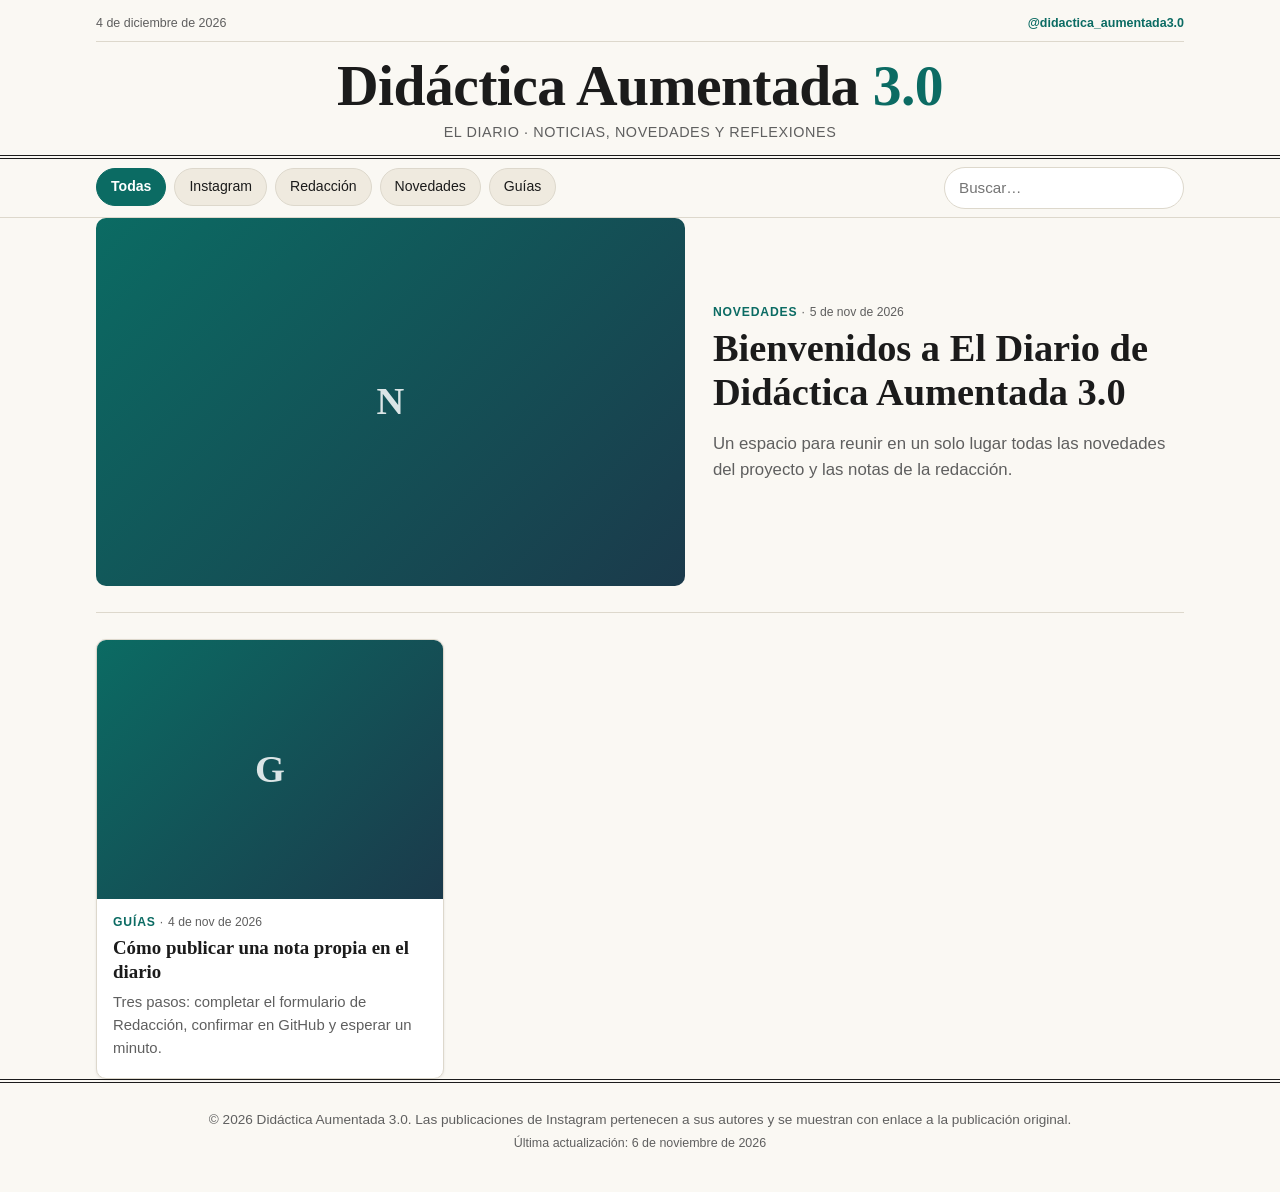
<file: index.html>
<!doctype html>
<html lang="es">
<head>
  <meta charset="utf-8">
  <meta name="viewport" content="width=device-width, initial-scale=1, viewport-fit=cover">
  <meta http-equiv="X-UA-Compatible" content="IE=edge">
  <title>Didáctica Aumentada 3.0 — El Diario</title>
  <meta name="description" content="Noticias de Didáctica Aumentada 3.0: publicaciones de Instagram y notas propias de la redacción.">
  <meta name="theme-color" content="#0b6b63">
  <meta property="og:type" content="website">
  <meta property="og:title" content="Didáctica Aumentada 3.0 — El Diario">
  <meta property="og:description" content="Todas las noticias de @didactica_aumentada3.0 y notas de la redacción.">
  <link rel="icon" href="data:image/svg+xml,%3Csvg xmlns='http://www.w3.org/2000/svg' viewBox='0 0 100 100'%3E%3Crect width='100' height='100' rx='18' fill='%230b6b63'/%3E%3Ctext x='50' y='68' font-size='58' text-anchor='middle' fill='white' font-family='Georgia,serif' font-weight='bold'%3EDA%3C/text%3E%3C/svg%3E">
  <link rel="stylesheet" href="css/style.css">
</head>
<body>
  <a class="skip" href="#app">Saltar al contenido</a>

  <header class="masthead">
    <div class="wrap">
      <div class="masthead-top">
        <span id="today" class="today"></span>
        <a class="ig-link" href="https://www.instagram.com/didactica_aumentada3.0/" target="_blank" rel="noopener noreferrer">@didactica_aumentada3.0</a>
      </div>
      <h1 class="brand"><a href="#/">Didáctica Aumentada <span>3.0</span></a></h1>
      <p class="tagline">El Diario · noticias, novedades y reflexiones</p>
    </div>
  </header>

  <nav class="toolbar" aria-label="Filtros">
    <div class="wrap toolbar-inner">
      <div id="chips" class="chips" role="tablist"></div>
      <form id="search" class="search" role="search" onsubmit="return false">
        <label class="sr" for="q">Buscar noticias</label>
        <input id="q" type="search" placeholder="Buscar…" autocomplete="off">
      </form>
    </div>
  </nav>

  <main id="app" class="wrap" tabindex="-1">
    <p class="loading">Cargando noticias…</p>
    <noscript><p class="loading">Este diario necesita JavaScript habilitado para mostrar las noticias.</p></noscript>
  </main>

  <footer class="footer">
    <div class="wrap">
      <p>© <span id="year"></span> Didáctica Aumentada 3.0. Las publicaciones de Instagram pertenecen a sus autores y se muestran con enlace a la publicación original.</p>
      <p id="updated" class="small"></p>
    </div>
  </footer>

  <script src="js/app.js"></script>
</body>
</html>
</file>
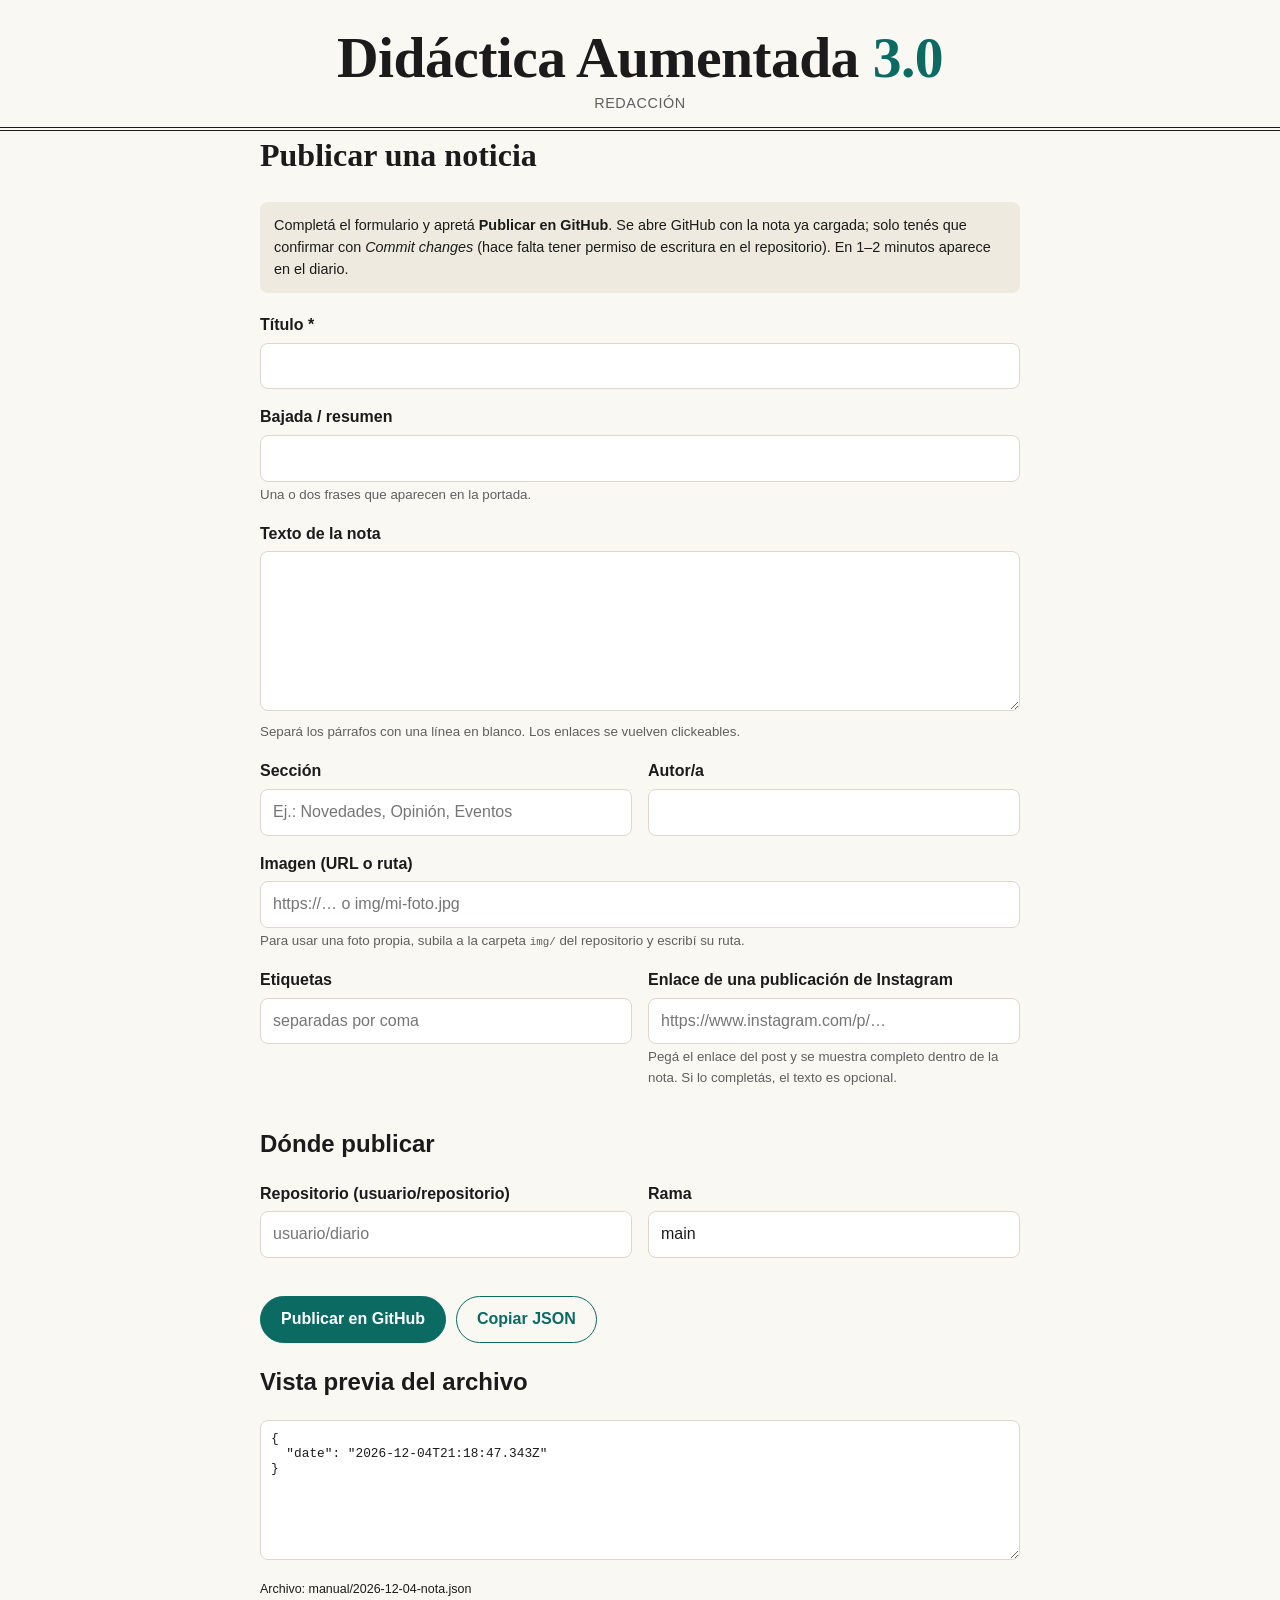
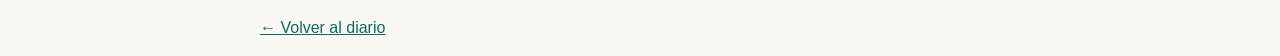
<file: admin.html>
<!doctype html>
<html lang="es">
<head>
  <meta charset="utf-8">
  <meta name="viewport" content="width=device-width, initial-scale=1, viewport-fit=cover">
  <meta name="robots" content="noindex">
  <title>Redacción — Didáctica Aumentada 3.0</title>
  <meta name="theme-color" content="#0b6b63">
  <link rel="stylesheet" href="css/style.css">
</head>
<body>
  <header class="masthead">
    <div class="wrap">
      <h1 class="brand"><a href="index.html">Didáctica Aumentada <span>3.0</span></a></h1>
      <p class="tagline">Redacción</p>
    </div>
  </header>

  <main class="wrap">
    <div class="admin">
      <h1>Publicar una noticia</h1>
      <p class="note">Completá el formulario y apretá <strong>Publicar en GitHub</strong>. Se abre GitHub con la nota ya cargada; solo tenés que
        confirmar con <em>Commit changes</em> (hace falta tener permiso de escritura en el repositorio). En 1–2 minutos aparece en el diario.</p>

      <form id="f" onsubmit="return false" autocomplete="off">
        <div class="field"><label for="title">Título *</label><input id="title" required maxlength="160"></div>
        <div class="field"><label for="summary">Bajada / resumen</label><input id="summary" maxlength="280"><small>Una o dos frases que aparecen en la portada.</small></div>
        <div class="field"><label for="body">Texto de la nota</label><textarea id="body"></textarea><small>Separá los párrafos con una línea en blanco. Los enlaces se vuelven clickeables.</small></div>
        <div class="row">
          <div class="field"><label for="category">Sección</label><input id="category" placeholder="Ej.: Novedades, Opinión, Eventos" maxlength="40"></div>
          <div class="field"><label for="author">Autor/a</label><input id="author" maxlength="80"></div>
        </div>
        <div class="field"><label for="image">Imagen (URL o ruta)</label><input id="image" placeholder="https://… o img/mi-foto.jpg"><small>Para usar una foto propia, subila a la carpeta <code>img/</code> del repositorio y escribí su ruta.</small></div>
        <div class="row">
          <div class="field"><label for="tags">Etiquetas</label><input id="tags" placeholder="separadas por coma"></div>
          <div class="field"><label for="igurl">Enlace de una publicación de Instagram</label><input id="igurl" type="url" placeholder="https://www.instagram.com/p/…"><small>Pegá el enlace del post y se muestra completo dentro de la nota. Si lo completás, el texto es opcional.</small></div>
        </div>

        <h2>Dónde publicar</h2>
        <div class="row">
          <div class="field"><label for="repo">Repositorio (usuario/repositorio)</label><input id="repo" placeholder="usuario/diario"></div>
          <div class="field"><label for="branch">Rama</label><input id="branch" value="main"></div>
        </div>

        <div class="actions" style="border:0;padding-top:0">
          <button class="btn" id="pub" type="button">Publicar en GitHub</button>
          <button class="btn ghost" id="copy" type="button">Copiar JSON</button>
        </div>
      </form>

      <h2>Vista previa del archivo</h2>
      <textarea class="out" id="out" readonly aria-label="Contenido del archivo JSON"></textarea>
      <p class="small" id="fname"></p>
      <p><a href="index.html">← Volver al diario</a></p>
    </div>
  </main>

  <script>
  (function () {
    'use strict';
    var $ = function (id) { return document.getElementById(id); };
    var ids = ['title', 'summary', 'body', 'category', 'author', 'image', 'tags', 'igurl', 'repo', 'branch'];

    // Detecta usuario/repo si el sitio está en GitHub Pages (usuario.github.io/repo)
    function guessRepo() {
      var h = location.hostname, p = location.pathname.split('/').filter(Boolean);
      if (/\.github\.io$/.test(h)) {
        var user = h.split('.')[0];
        var repo = p.length && p[0] !== 'admin.html' ? p[0] : user + '.github.io';
        return user + '/' + repo;
      }
      return '';
    }
    try { var saved = localStorage.getItem('diario-repo'); if (saved) $('repo').value = saved; } catch (e) {}
    if (!$('repo').value) $('repo').value = guessRepo();

    function slug(s) {
      s = String(s || '').toLowerCase();
      try { s = s.normalize('NFD').replace(/[̀-ͯ]/g, ''); } catch (e) {}
      return s.replace(/[^a-z0-9]+/g, '-').replace(/^-+|-+$/g, '').slice(0, 60) || 'nota';
    }
    function build() {
      var now = new Date();
      var tags = $('tags').value.split(',').map(function (t) { return t.trim().replace(/^#/, ''); }).filter(Boolean);
      var o = { title: $('title').value.trim(), summary: $('summary').value.trim(), body: $('body').value.trim(),
        category: $('category').value.trim(), author: $('author').value.trim(), date: now.toISOString(),
        image: $('image').value.trim(), tags: tags, instagram_url: $('igurl').value.trim() };
      Object.keys(o).forEach(function (k) { if (o[k] === '' || (Array.isArray(o[k]) && !o[k].length)) delete o[k]; });
      var name = now.toISOString().slice(0, 10) + '-' + slug(o.title) + '.json';
      return { json: JSON.stringify(o, null, 2) + '\n', name: name, ok: !!(o.title && (o.body || o.instagram_url)) };
    }
    function refresh() { var b = build(); $('out').value = b.json; $('fname').textContent = 'Archivo: manual/' + b.name; }
    ids.forEach(function (i) { $(i).addEventListener('input', refresh); });
    refresh();

    $('pub').addEventListener('click', function () {
      var b = build();
      if (!b.ok) { alert('Completá el título y el texto (o el enlace de Instagram).'); return; }
      var repo = $('repo').value.trim(), branch = $('branch').value.trim() || 'main';
      if (!/^[\w.-]+\/[\w.-]+$/.test(repo)) { alert('Indicá el repositorio con el formato usuario/repositorio.'); return; }
      try { localStorage.setItem('diario-repo', repo); } catch (e) {}
      var url = 'https://github.com/' + repo + '/new/' + encodeURIComponent(branch) + '/manual?filename=' +
        encodeURIComponent(b.name) + '&value=' + encodeURIComponent(b.json);
      if (url.length > 7500) { alert('La nota es muy larga para enviarla por enlace. Usá "Copiar JSON" y pegalo en un archivo nuevo dentro de la carpeta manual/.'); return; }
      window.open(url, '_blank', 'noopener');
    });
    $('copy').addEventListener('click', function () {
      var b = build(); $('out').select();
      if (navigator.clipboard && navigator.clipboard.writeText) navigator.clipboard.writeText(b.json).then(function () { $('copy').textContent = '¡Copiado!'; });
      else { try { document.execCommand('copy'); $('copy').textContent = '¡Copiado!'; } catch (e) {} }
    });
  })();
  </script>
</body>
</html>
</file>
<file: css/style.css>
:root{
  --bg:#faf8f3; --surface:#ffffff; --ink:#1b1b1b; --muted:#5f5f5f; --line:#ddd8cc;
  --accent:#0b6b63; --accent-ink:#ffffff; --chip:#efeadf; --shadow:0 1px 3px rgba(0,0,0,.08);
  --serif:Georgia,"Times New Roman",Times,serif;
  --sans:-apple-system,BlinkMacSystemFont,"Segoe UI",Roboto,"Helvetica Neue",Arial,sans-serif;
}
@media (prefers-color-scheme: dark){
  :root{--bg:#121413;--surface:#1b1e1d;--ink:#ecebe6;--muted:#a6a6a0;--line:#33373a;--accent:#3fb6a8;--accent-ink:#06201d;--chip:#242827;--shadow:none}
}
*{box-sizing:border-box}
html{-webkit-text-size-adjust:100%;text-size-adjust:100%;scroll-behavior:smooth}
body{margin:0;background:var(--bg);color:var(--ink);font-family:var(--sans);line-height:1.55;
  padding-left:env(safe-area-inset-left);padding-right:env(safe-area-inset-right)}
img{max-width:100%;display:block}
a{color:var(--accent)}
.wrap{width:100%;max-width:1120px;margin:0 auto;padding:0 16px}
.sr{position:absolute;width:1px;height:1px;overflow:hidden;clip:rect(0 0 0 0);white-space:nowrap}
.skip{position:absolute;left:-999px;top:0;background:var(--accent);color:var(--accent-ink);padding:8px 12px;z-index:10}
.skip:focus{left:8px;top:8px}
:focus-visible{outline:3px solid var(--accent);outline-offset:2px}

/* Cabecera */
.masthead{border-bottom:4px double var(--ink);padding:14px 0 12px;text-align:center}
.masthead-top{display:flex;justify-content:space-between;gap:8px;flex-wrap:wrap;font-size:.78rem;color:var(--muted);
  border-bottom:1px solid var(--line);padding-bottom:8px}
.masthead-top .today::first-letter{text-transform:uppercase}
.masthead-top .ig-link{text-transform:none;text-decoration:none;font-weight:600}
.brand{font-family:var(--serif);font-weight:700;font-size:clamp(1.9rem,7vw,3.6rem);line-height:1.05;margin:14px 0 4px;letter-spacing:-.01em}
.brand a{color:var(--ink);text-decoration:none}
.brand span{color:var(--accent)}
.tagline{margin:0;color:var(--muted);font-size:.9rem;letter-spacing:.04em;text-transform:uppercase}

/* Barra de filtros */
.toolbar{position:sticky;top:0;z-index:5;background:var(--bg);border-bottom:1px solid var(--line)}
.toolbar-inner{display:flex;gap:12px;align-items:center;justify-content:space-between;padding-top:8px;padding-bottom:8px;flex-wrap:wrap}
.chips{display:flex;gap:8px;overflow-x:auto;-webkit-overflow-scrolling:touch;scrollbar-width:none;flex:1 1 320px;padding-bottom:2px}
.chips::-webkit-scrollbar{display:none}
.chip{flex:0 0 auto;border:1px solid var(--line);background:var(--chip);color:var(--ink);border-radius:999px;
  padding:7px 14px;font:inherit;font-size:.88rem;cursor:pointer;min-height:38px}
.chip[aria-selected="true"]{background:var(--accent);border-color:var(--accent);color:var(--accent-ink);font-weight:600}
.search{flex:0 1 240px;min-width:140px;width:100%}
.search input{width:100%;min-height:40px;border:1px solid var(--line);border-radius:999px;padding:8px 14px;
  background:var(--surface);color:var(--ink);font:inherit;font-size:.95rem}

main{padding-top:22px;padding-bottom:40px;outline:none}
.loading,.empty{color:var(--muted);text-align:center;padding:48px 0}

/* Portada */
.hero{display:block;margin-bottom:26px;border-bottom:1px solid var(--line);padding-bottom:26px}
.hero a.card-link{display:grid;grid-template-columns:1fr;gap:16px;text-decoration:none;color:inherit}
.hero .media{aspect-ratio:16/10}
.hero h2{font-family:var(--serif);font-size:clamp(1.5rem,4.6vw,2.4rem);line-height:1.15;margin:4px 0 10px}
.hero .summary{font-size:1.05rem;color:var(--muted)}
@media (min-width:820px){
  .hero a.card-link{grid-template-columns:1.25fr 1fr;gap:28px;align-items:center}
}
.grid{display:grid;gap:22px;grid-template-columns:repeat(auto-fill,minmax(260px,1fr))}
.card{background:var(--surface);border:1px solid var(--line);border-radius:10px;overflow:hidden;box-shadow:var(--shadow)}
.card a.card-link{display:flex;flex-direction:column;height:100%;text-decoration:none;color:inherit}
.card a.card-link:hover h3,.hero a.card-link:hover h2{color:var(--accent)}
.card .media{aspect-ratio:4/3}
.card .body{padding:14px 16px 18px}
.card h3{font-family:var(--serif);font-size:1.18rem;line-height:1.25;margin:4px 0 8px}
.card .summary{margin:0;color:var(--muted);font-size:.93rem;display:-webkit-box;-webkit-line-clamp:3;-webkit-box-orient:vertical;overflow:hidden}
.media{background:linear-gradient(135deg,var(--accent),#1b3a4b);border-radius:10px;overflow:hidden;position:relative}
.card .media{border-radius:0}
.media img{width:100%;height:100%;object-fit:cover}
.media .ph{position:absolute;inset:0;display:flex;align-items:center;justify-content:center;color:rgba(255,255,255,.85);
  font-family:var(--serif);font-size:2.4rem;font-weight:700}
.kicker{font-size:.76rem;text-transform:uppercase;letter-spacing:.07em;color:var(--accent);font-weight:700}
.kicker .dot{color:var(--muted);font-weight:400;margin:0 4px}
.kicker time{color:var(--muted);font-weight:400;text-transform:none;letter-spacing:0}
.more{display:block;margin:30px auto 0;padding:11px 26px;border-radius:999px;border:1px solid var(--accent);
  background:transparent;color:var(--accent);font:inherit;font-weight:600;cursor:pointer;min-height:44px}
.more:hover{background:var(--accent);color:var(--accent-ink)}

/* Nota */
.article{max-width:760px;margin:0 auto}
.back{display:inline-block;margin-bottom:14px;text-decoration:none;font-weight:600}
.article h1{font-family:var(--serif);font-size:clamp(1.7rem,5.5vw,2.8rem);line-height:1.15;margin:6px 0 12px}
.byline{color:var(--muted);font-size:.9rem;margin-bottom:18px}
.gallery{display:flex;gap:10px;overflow-x:auto;scroll-snap-type:x mandatory;-webkit-overflow-scrolling:touch;margin:0 0 6px;border-radius:10px}
.gallery figure{flex:0 0 100%;margin:0;scroll-snap-align:center;background:var(--chip);border-radius:10px;overflow:hidden}
.gallery img{width:100%;max-height:80vh;object-fit:contain;margin:0 auto}
.gallery-hint{font-size:.8rem;color:var(--muted);margin:0 0 18px}
.text p{font-size:1.08rem;margin:0 0 1.1em;white-space:pre-line;overflow-wrap:anywhere}
.embed{display:flex;justify-content:center;margin:20px 0;max-width:100%;overflow:hidden}
.embed blockquote{max-width:100%}
.tags{display:flex;flex-wrap:wrap;gap:6px;margin:18px 0}
.tag{background:var(--chip);border-radius:999px;padding:3px 10px;font-size:.8rem;color:var(--muted)}
.actions{display:flex;flex-wrap:wrap;gap:10px;margin:22px 0 0;padding-top:18px;border-top:1px solid var(--line)}
.btn{display:inline-flex;align-items:center;justify-content:center;min-height:44px;padding:10px 20px;border-radius:999px;
  border:1px solid var(--accent);background:var(--accent);color:var(--accent-ink);font:inherit;font-weight:600;text-decoration:none;cursor:pointer}
.btn.ghost{background:transparent;color:var(--accent)}

/* Pie */
.footer{border-top:4px double var(--ink);padding:22px 0 34px;color:var(--muted);font-size:.85rem;text-align:center}
.footer p{margin:4px 0}
.small{font-size:.78rem}

/* Admin */
.admin{max-width:760px;margin:0 auto}
.admin h1{font-family:var(--serif);margin-top:0}
.field{margin:0 0 16px}
.field label{display:block;font-weight:600;margin-bottom:5px}
.field small{color:var(--muted);display:block;margin-top:3px}
.field input,.field textarea,.field select{width:100%;padding:10px 12px;border:1px solid var(--line);border-radius:8px;
  background:var(--surface);color:var(--ink);font:inherit;font-size:1rem}
.field textarea{min-height:160px;resize:vertical}
.row{display:grid;gap:16px;grid-template-columns:1fr}
@media (min-width:640px){.row{grid-template-columns:1fr 1fr}}
.out{width:100%;min-height:140px;font-family:ui-monospace,Menlo,Consolas,monospace;font-size:.8rem;padding:10px;border:1px solid var(--line);
  border-radius:8px;background:var(--surface);color:var(--ink)}
.note{background:var(--chip);border-radius:8px;padding:12px 14px;font-size:.9rem;margin:0 0 20px}

@media (prefers-reduced-motion: reduce){html{scroll-behavior:auto}}
@media print{.toolbar,.actions,.footer .small{display:none}}
</file>
